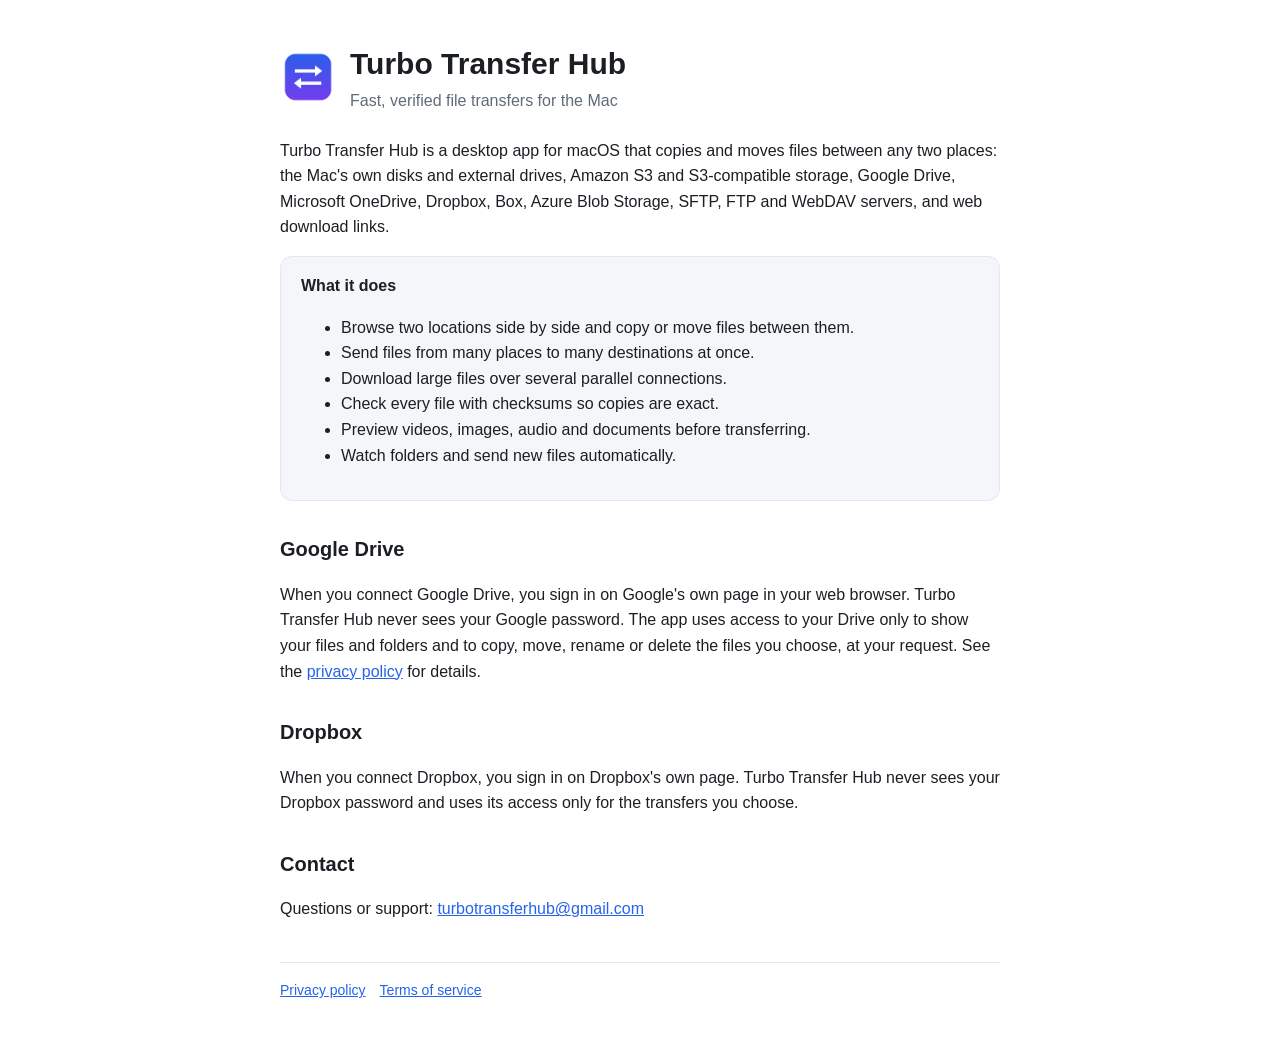
<file: index.html>
<!doctype html>
<html lang="en">
<head>
  <meta charset="utf-8">
  <meta name="viewport" content="width=device-width, initial-scale=1">
  <title>Turbo Transfer Hub</title>
  <meta name="description" content="Turbo Transfer Hub is a Mac app that moves files between Mac drives, Amazon S3, Google Drive, OneDrive, Dropbox, Box, Azure, SFTP, FTP and WebDAV.">
  <link rel="icon" href="icon.png">
  <link rel="stylesheet" href="style.css">
</head>
<body>
<main>
  <header><img src="icon.png" alt=""><div><h1>Turbo Transfer Hub</h1><div class="muted">Fast, verified file transfers for the Mac</div></div></header>

  <p>Turbo Transfer Hub is a desktop app for macOS that copies and moves files between any two places: the Mac's own disks and external drives, Amazon S3 and S3-compatible storage, Google Drive, Microsoft OneDrive, Dropbox, Box, Azure Blob Storage, SFTP, FTP and WebDAV servers, and web download links.</p>

  <div class="card">
    <strong>What it does</strong>
    <ul>
      <li>Browse two locations side by side and copy or move files between them.</li>
      <li>Send files from many places to many destinations at once.</li>
      <li>Download large files over several parallel connections.</li>
      <li>Check every file with checksums so copies are exact.</li>
      <li>Preview videos, images, audio and documents before transferring.</li>
      <li>Watch folders and send new files automatically.</li>
    </ul>
  </div>

  <h2>Google Drive</h2>
  <p>When you connect Google Drive, you sign in on Google's own page in your web browser. Turbo Transfer Hub never sees your Google password. The app uses access to your Drive only to show your files and folders and to copy, move, rename or delete the files you choose, at your request. See the <a href="privacy.html">privacy policy</a> for details.</p>

  <h2>Dropbox</h2>
  <p>When you connect Dropbox, you sign in on Dropbox's own page. Turbo Transfer Hub never sees your Dropbox password and uses its access only for the transfers you choose.</p>

  <h2>Contact</h2>
  <p>Questions or support: <a href="mailto:turbotransferhub@gmail.com">turbotransferhub@gmail.com</a></p>

  <footer><a href="privacy.html">Privacy policy</a><a href="terms.html">Terms of service</a></footer>
</main>
</body>
</html>
</file>
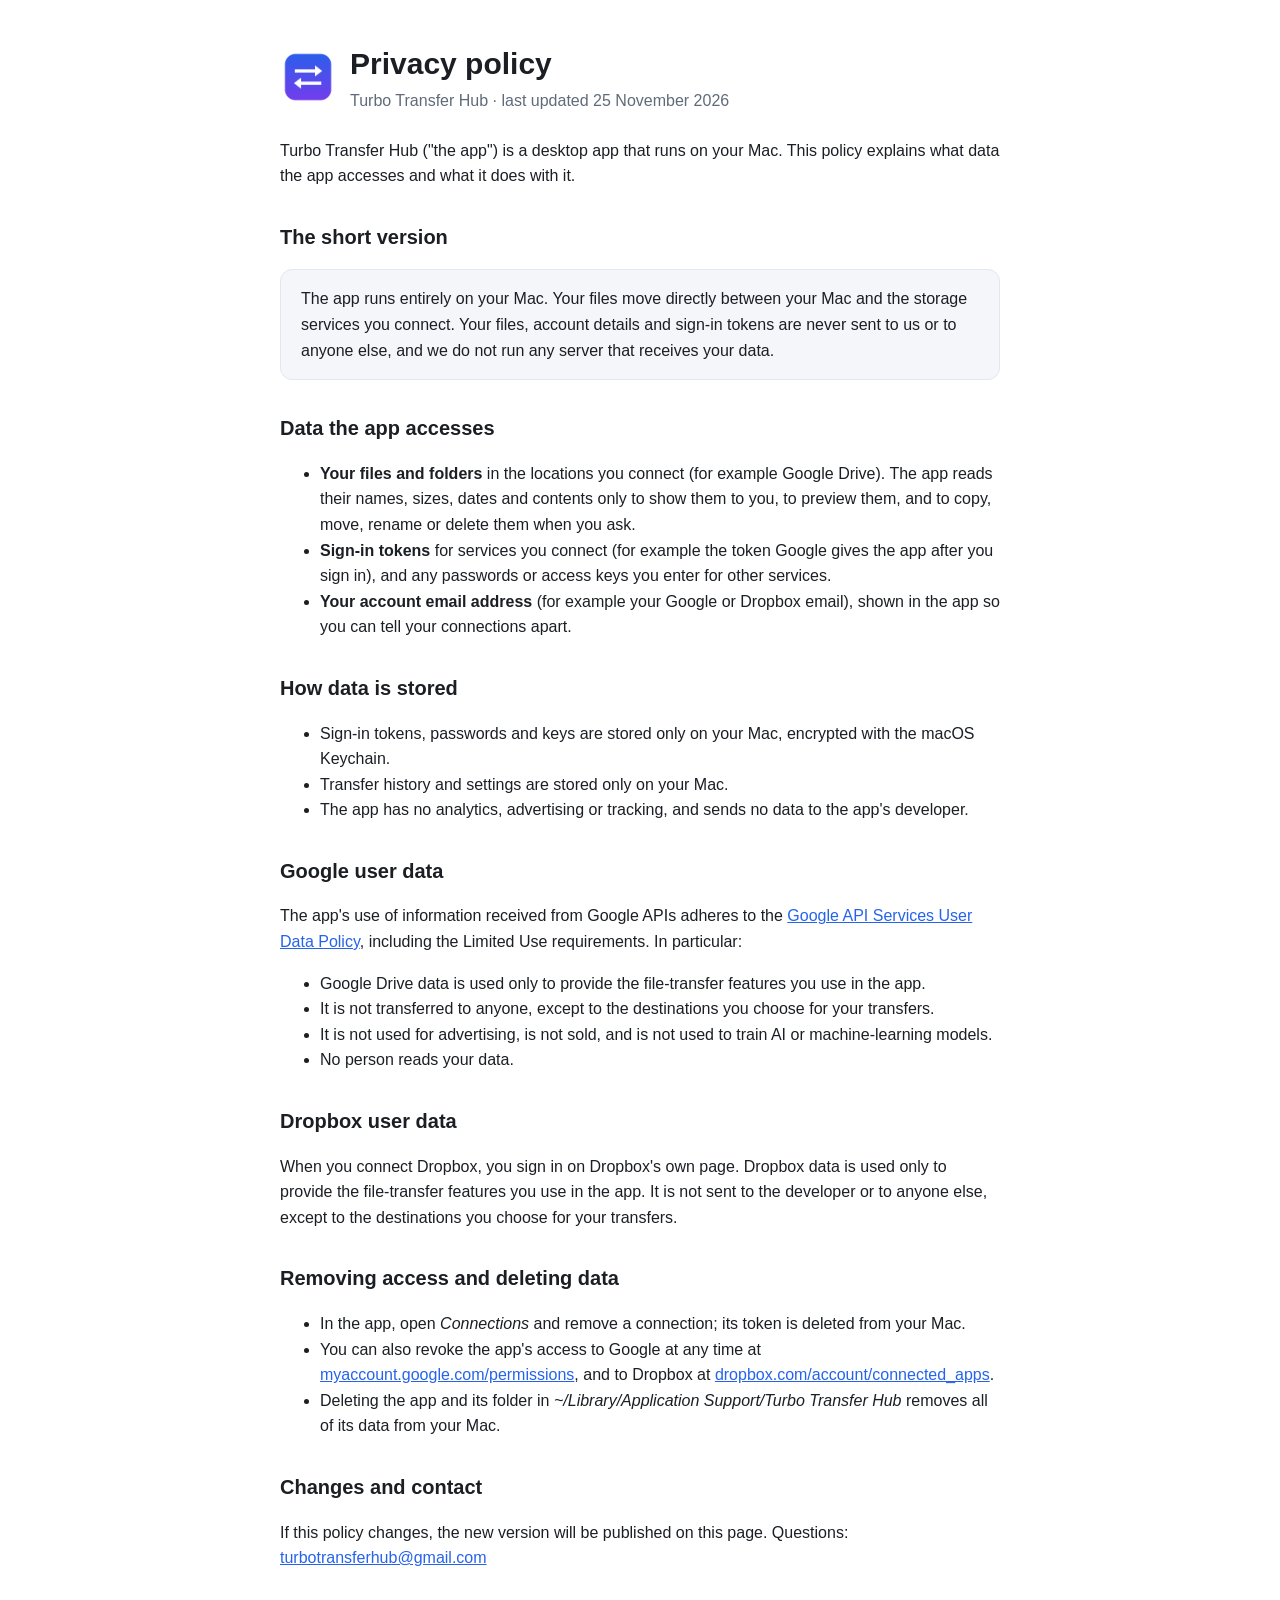
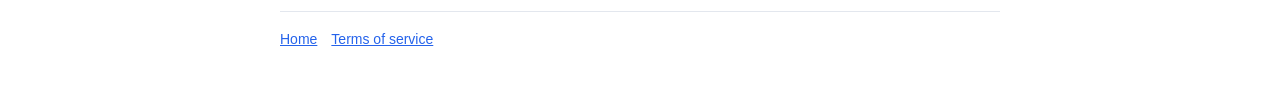
<file: privacy.html>
<!doctype html>
<html lang="en">
<head>
  <meta charset="utf-8">
  <meta name="viewport" content="width=device-width, initial-scale=1">
  <title>Privacy policy – Turbo Transfer Hub</title>
  <link rel="icon" href="icon.png">
  <link rel="stylesheet" href="style.css">
</head>
<body>
<main>
  <header><img src="icon.png" alt=""><div><h1>Privacy policy</h1><div class="muted">Turbo Transfer Hub · last updated 25 November 2026</div></div></header>

  <p>Turbo Transfer Hub ("the app") is a desktop app that runs on your Mac. This policy explains what data the app accesses and what it does with it.</p>

  <h2>The short version</h2>
  <div class="card">
    The app runs entirely on your Mac. Your files move directly between your Mac and the storage services you connect. Your files, account details and sign-in tokens are never sent to us or to anyone else, and we do not run any server that receives your data.
  </div>

  <h2>Data the app accesses</h2>
  <ul>
    <li><strong>Your files and folders</strong> in the locations you connect (for example Google Drive). The app reads their names, sizes, dates and contents only to show them to you, to preview them, and to copy, move, rename or delete them when you ask.</li>
    <li><strong>Sign-in tokens</strong> for services you connect (for example the token Google gives the app after you sign in), and any passwords or access keys you enter for other services.</li>
    <li><strong>Your account email address</strong> (for example your Google or Dropbox email), shown in the app so you can tell your connections apart.</li>
  </ul>

  <h2>How data is stored</h2>
  <ul>
    <li>Sign-in tokens, passwords and keys are stored only on your Mac, encrypted with the macOS Keychain.</li>
    <li>Transfer history and settings are stored only on your Mac.</li>
    <li>The app has no analytics, advertising or tracking, and sends no data to the app's developer.</li>
  </ul>

  <h2>Google user data</h2>
  <p>The app's use of information received from Google APIs adheres to the <a href="https://developers.google.com/terms/api-services-user-data-policy">Google API Services User Data Policy</a>, including the Limited Use requirements. In particular:</p>
  <ul>
    <li>Google Drive data is used only to provide the file-transfer features you use in the app.</li>
    <li>It is not transferred to anyone, except to the destinations you choose for your transfers.</li>
    <li>It is not used for advertising, is not sold, and is not used to train AI or machine-learning models.</li>
    <li>No person reads your data.</li>
  </ul>

  <h2>Dropbox user data</h2>
  <p>When you connect Dropbox, you sign in on Dropbox's own page. Dropbox data is used only to provide the file-transfer features you use in the app. It is not sent to the developer or to anyone else, except to the destinations you choose for your transfers.</p>

  <h2>Removing access and deleting data</h2>
  <ul>
    <li>In the app, open <em>Connections</em> and remove a connection; its token is deleted from your Mac.</li>
    <li>You can also revoke the app's access to Google at any time at <a href="https://myaccount.google.com/permissions">myaccount.google.com/permissions</a>, and to Dropbox at <a href="https://www.dropbox.com/account/connected_apps">dropbox.com/account/connected_apps</a>.</li>
    <li>Deleting the app and its folder in <em>~/Library/Application Support/Turbo Transfer Hub</em> removes all of its data from your Mac.</li>
  </ul>

  <h2>Changes and contact</h2>
  <p>If this policy changes, the new version will be published on this page. Questions: <a href="mailto:turbotransferhub@gmail.com">turbotransferhub@gmail.com</a></p>

  <footer><a href="index.html">Home</a><a href="terms.html">Terms of service</a></footer>
</main>
</body>
</html>
</file>
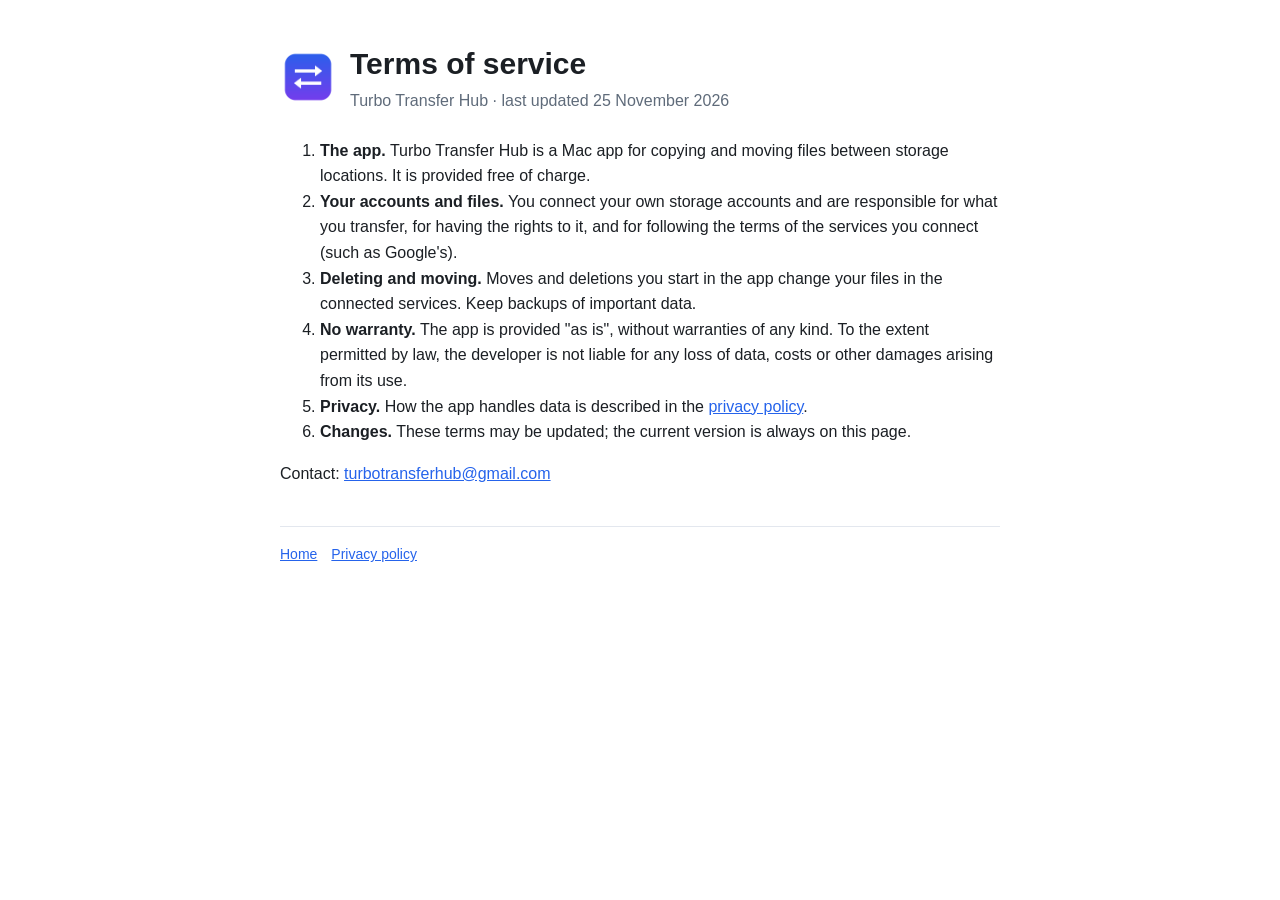
<file: terms.html>
<!doctype html>
<html lang="en">
<head>
  <meta charset="utf-8">
  <meta name="viewport" content="width=device-width, initial-scale=1">
  <title>Terms of service – Turbo Transfer Hub</title>
  <link rel="icon" href="icon.png">
  <link rel="stylesheet" href="style.css">
</head>
<body>
<main>
  <header><img src="icon.png" alt=""><div><h1>Terms of service</h1><div class="muted">Turbo Transfer Hub · last updated 25 November 2026</div></div></header>

  <ol>
    <li><strong>The app.</strong> Turbo Transfer Hub is a Mac app for copying and moving files between storage locations. It is provided free of charge.</li>
    <li><strong>Your accounts and files.</strong> You connect your own storage accounts and are responsible for what you transfer, for having the rights to it, and for following the terms of the services you connect (such as Google's).</li>
    <li><strong>Deleting and moving.</strong> Moves and deletions you start in the app change your files in the connected services. Keep backups of important data.</li>
    <li><strong>No warranty.</strong> The app is provided "as is", without warranties of any kind. To the extent permitted by law, the developer is not liable for any loss of data, costs or other damages arising from its use.</li>
    <li><strong>Privacy.</strong> How the app handles data is described in the <a href="privacy.html">privacy policy</a>.</li>
    <li><strong>Changes.</strong> These terms may be updated; the current version is always on this page.</li>
  </ol>
  <p>Contact: <a href="mailto:turbotransferhub@gmail.com">turbotransferhub@gmail.com</a></p>

  <footer><a href="index.html">Home</a><a href="privacy.html">Privacy policy</a></footer>
</main>
</body>
</html>
</file>
<file: style.css>
:root { --bg: #ffffff; --text: #1b1f24; --muted: #5f6b7a; --accent: #2563eb; --card: #f4f6f9; --border: #e3e7ee; }
@media (prefers-color-scheme: dark) { :root { --bg: #0f1115; --text: #e6e9ee; --muted: #9aa4b2; --accent: #60a5fa; --card: #171a20; --border: #2a2f38; } }
* { box-sizing: border-box; }
body { margin: 0; background: var(--bg); color: var(--text); font: 16px/1.6 -apple-system, BlinkMacSystemFont, "Segoe UI", Roboto, sans-serif; }
main { max-width: 760px; margin: 0 auto; padding: 40px 20px 60px; }
header { display: flex; align-items: center; gap: 14px; margin-bottom: 24px; }
header img { width: 56px; height: 56px; }
h1 { margin: 0; font-size: 30px; }
h2 { margin-top: 32px; font-size: 20px; }
a { color: var(--accent); }
.muted { color: var(--muted); }
.card { background: var(--card); border: 1px solid var(--border); border-radius: 12px; padding: 16px 20px; margin: 16px 0; }
footer { margin-top: 40px; padding-top: 16px; border-top: 1px solid var(--border); color: var(--muted); font-size: 14px; }
footer a { margin-right: 14px; }
</file>
